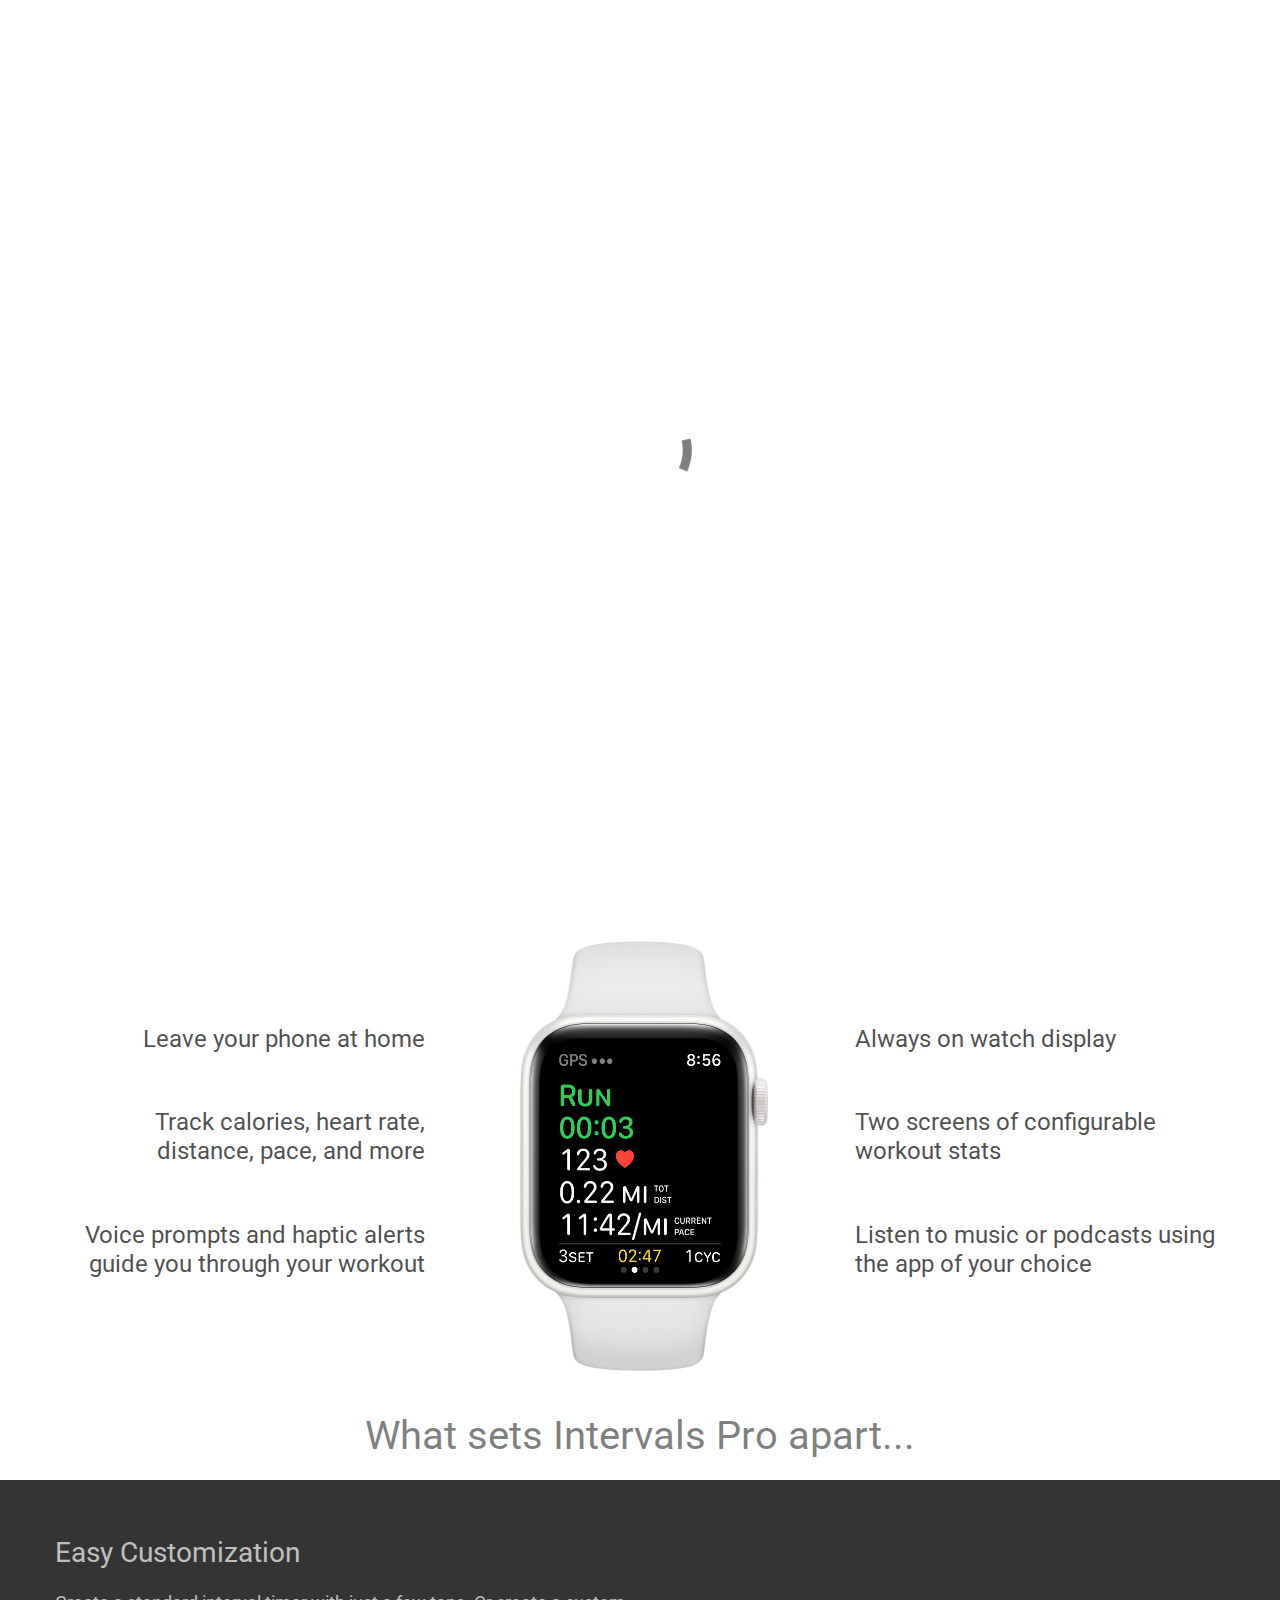
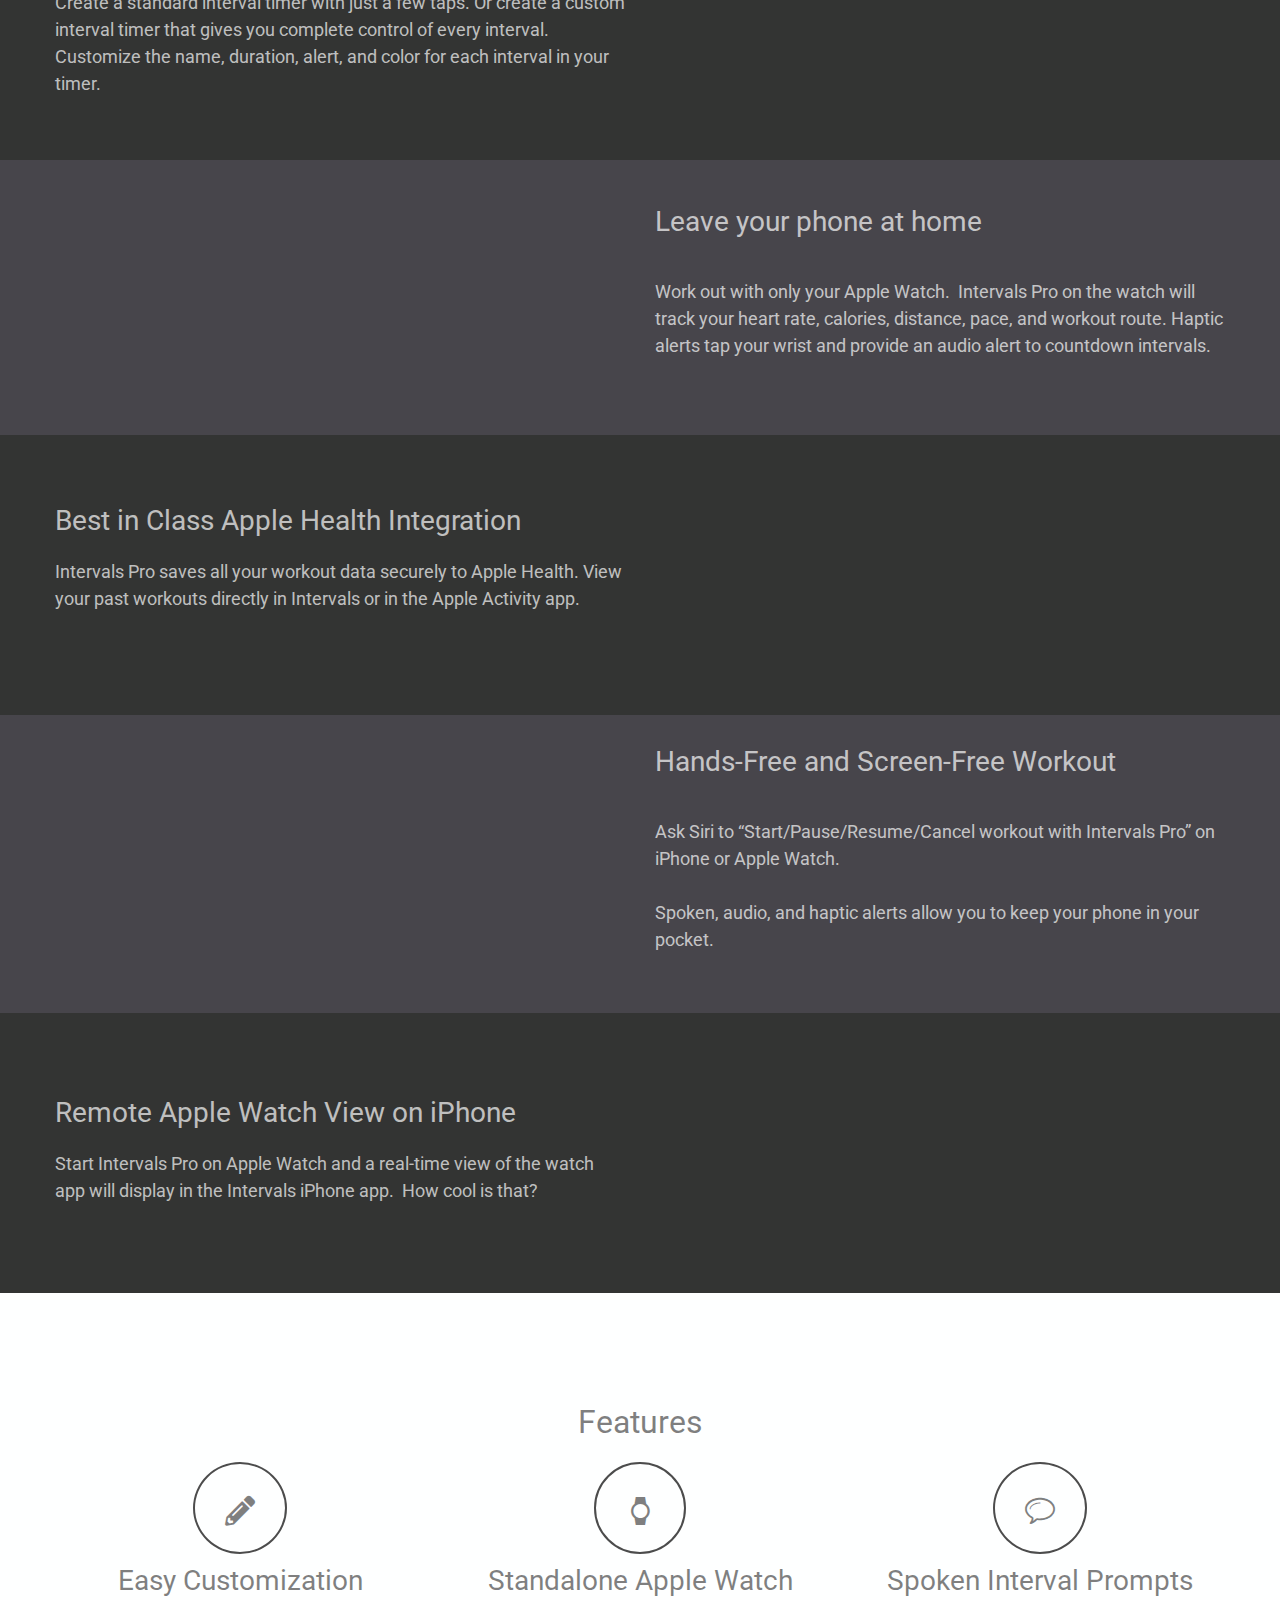
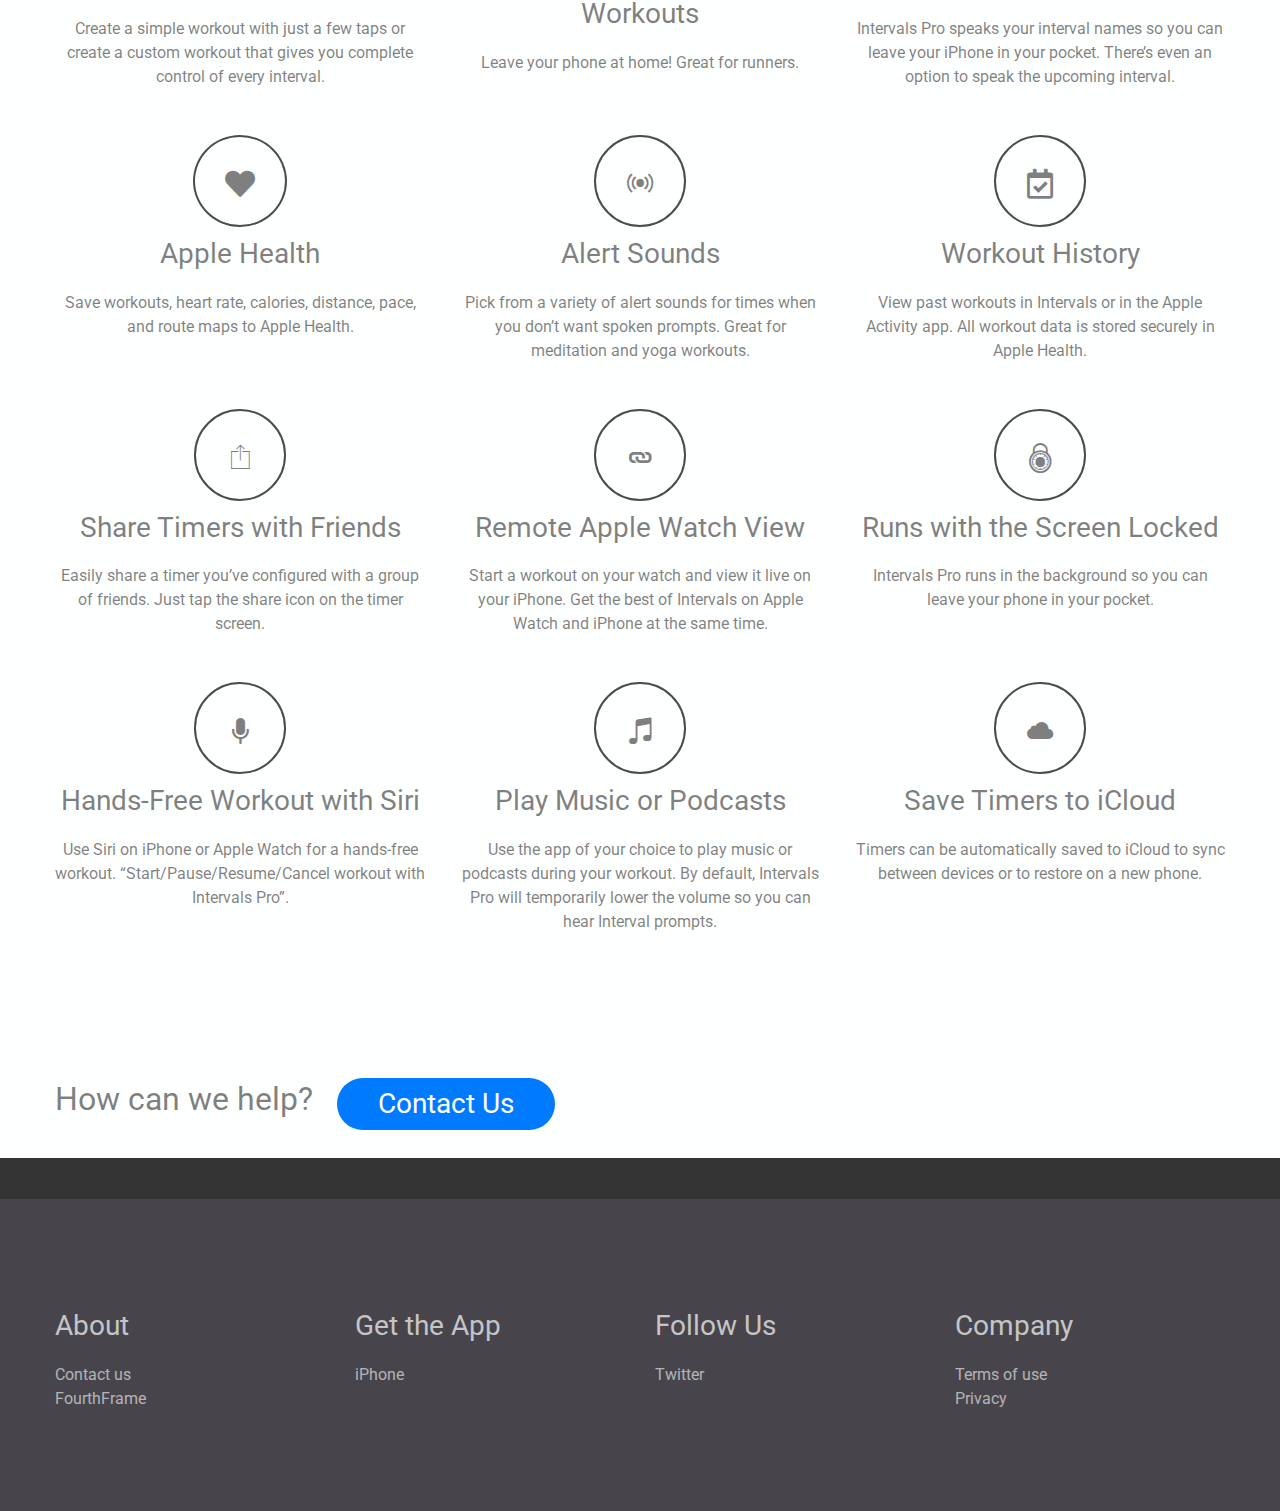
<file: index.html>
<!doctype html>
<html>
<head>
    <meta charset="utf-8">
    <meta name="keywords" content="interval timers,circuit timer,seconds pro,seconds,crossfit, run, exercise, fitness, insight, boxing, round, seconds, pro, HIIT, Tabata, galloway, circuit, yoga, interval running  ">
    <meta name="description" content="Interval Training at its best.  HIIT, Tabata, Interval Running, Circuit Training, Yoga, Meditation, Boxing and more.   Best of class Apple Health integration.">
    <meta name="viewport" content="width=device-width, initial-scale=1.0, viewport-fit=cover">
	<meta name="robots" content="index, follow">
    <link rel="shortcut icon" type="image/png" href="favicon.png?4878">
    
	<link rel="stylesheet" type="text/css" href="./css/bootstrap.min.css?453">
	<link rel="stylesheet" type="text/css" href="style.css?4572">
	<link rel="stylesheet" type="text/css" href="./css/animate.min.css?1982">
	<link rel="stylesheet" type="text/css" href="./css/all.min.css">
	<link rel="stylesheet" type="text/css" href="./css/ionicons.min.css">
	<link rel="stylesheet" type="text/css" href="./css/linecons.min.css">
	<link href='https://fonts.googleapis.com/css?family=Roboto&display=swap&subset=latin,latin-ext' rel='stylesheet' type='text/css'>
    <title>Intervals - iPhone and Apple Watch interval training at its best...</title>


    
<!-- Analytics -->
<!-- Global site tag (gtag.js) - Google Analytics -->
<script async src="https://www.googletagmanager.com/gtag/js?id=UA-110945723-1"></script>
<script>
  window.dataLayer = window.dataLayer || [];
  function gtag(){dataLayer.push(arguments);}
  gtag('js', new Date());

  gtag('config', 'UA-110945723-1');
</script>
<!-- Analytics END -->
    
</head>
<body>

<!-- Preloader -->
<div id="page-loading-blocs-notifaction" class="page-preloader"></div>
<!-- Preloader END -->


<!-- Main container -->
<div class="page-container">
    
<!-- bloc-0 -->
<div class="bloc sticky-nav bgc-white l-bloc" id="bloc-0">
	<div class="container">
		<nav class="navbar row navbar-light navbar-expand-md" role="navigation">
			<a class="navbar-brand object-hidden navbar-brand-0" href="index.html"><img src="img/FavIcon.png" alt="logo" width="50" height="50" />Intervals</a>
			<button id="nav-toggle" type="button" class="ui-navbar-toggler navbar-toggler border-0 p-0 mr-md-0" data-toggle="collapse" data-target=".navbar-1" aria-expanded="false" aria-label="Toggle navigation">
				<span class="navbar-toggler-icon"></span>
			</button>
			<div class="collapse navbar-collapse navbar-1">
				<ul class="site-navigation nav navbar-nav ml-auto">
					<li class="nav-item">
						<a class="nav-link" id="pl-1" onclick="scrollToTarget('1',this)" data-scroll-speed="1000" href="#">Intervals Pro</a>
					</li>
					<li class="nav-item">
						<a class="nav-link" id="pl-undefined" onclick="scrollToTarget('#features',this)" data-scroll-speed="1000" href="#">Features</a>
					</li>
					<li class="nav-item">
						<a class="nav-link" id="pl-undefined" onclick="scrollToTarget('#support',this)" data-scroll-speed="1000" href="#">Support</a>
					</li>
				</ul>
			</div>
		</nav>
	</div>
</div>
<!-- bloc-0 END -->

<!-- bloc-1 -->
<div class="bloc bgc-white none rightfeature l-bloc" id="bloc-1">
	<div class="container bloc-md">
		<div class="row voffset-clear-xs">
			<div class="col-md-6 col-sm-12">
				<h2 class="imac-bloc-text-vc mg-md text-center">
					Interval training at its best with <strong>Intervals Pro</strong><br>
				</h2>
				<h2 class="mg-md animated fadeIn text-center">
					HIIT, Tabata, Interval Running, Circuit Training, Yoga, Boxing, and more...
				</h2><a href="https://itunes.apple.com/app/id957586938#?platform=iphone" target="_blank"><img src="img/lazyload-ph.png" data-src="img/AppStoreDownload.png" class="img-fluid mx-auto d-block mg-lg lazyload " data-srcset="img/AppStoreDownload@2x.png 2x, img/placeholder-image.png x" alt="AppStoreDownload" /></a>
			</div>
			<div class="col-md-6 col-sm-12">
				<img src="img/lazyload-ph.png" data-src="img/IntervalsHeroImage.png" class="img-fluid mx-auto d-block lazyload" data-srcset="img/IntervalsHeroImage@2x.png 2x, img/IntervalsHeroImage@3x.png 3x" alt="HeroImage" />
			</div>
		</div>
	</div>
</div>
<!-- bloc-1 END -->

<!-- bloc-2 -->
<div class="bloc l-bloc" id="bloc-2">
	<div class="container bloc-sm bloc-no-padding-lg">
		<div class="row">
			<div class="col">
				<h1 class="mg-md text-lg-center text-md-center">
					Intervals Pro on Apple Watch<br>
				</h1>
			</div>
		</div>
	</div>
</div>
<!-- bloc-2 END -->

<!-- bloc-2 -->
<div class="bloc none l-bloc" id="bloc-2">
	<div class="container bloc-sm bloc-no-padding-lg">
		<div class="row voffset-clear-xs">
			<div class="col-md-6 col-lg-4 order-lg-0 order-md-1 align-self-center">
				<div class="row voffset">
					<div class="col-lg-12">
						<h4 class="text-center mg-sm text-lg-right tc-black">
							Leave your phone at home
						</h4>
						<p class="text-center text-lg-right">
							<br>
						</p>
					</div>
					<div class="col-lg-12">
						<h4 class="text-center mg-sm text-lg-right tc-black">
							Track calories, heart rate, distance, pace, and more
						</h4>
						<p class="text-center text-lg-right">
							<br>
						</p>
					</div>
					<div class="col-lg-12">
						<h4 class="text-center mg-sm text-lg-right tc-black">
							Voice prompts and haptic alerts &nbsp;guide you through your workout
						</h4>
						<p class="text-center text-lg-right">
							<br>
						</p>
					</div>
				</div>
			</div>
			<div class="col-lg-4 col-md-12 order-lg-0 order-md-0">
				<div class="mx-auto d-block blocsapp-device blocsapp-device-watch watch-white">
					<img src="img/lazyload-ph.png" data-src="img/Simulator%20Screen%20Shot%20-%20Apple%20Watch%20Series%205%20-%2044mm%20-%202021-12-23%20at%2020.56.57.png" class="img-fluid lazyload" alt="Simulator%20Screen%20Shot%20 %20Apple%20Watch%20Series%205%20-%2044mm%20-%202021-12-23%20at%2020.56.57" />
				</div>
			</div>
			<div class="col-md-6 col-lg-4 order-md-1 align-self-center">
				<div class="row voffset">
					<div class="col-lg-12">
						<h4 class="text-center text-lg-left mg-sm tc-black">
							Always on watch display
						</h4>
						<p class="text-center text-lg-left">
							<br>
						</p>
					</div>
					<div class="col-lg-12">
						<h4 class="text-center text-lg-left mg-sm tc-black">
							Two screens of configurable workout stats
						</h4>
						<p class="text-center text-lg-left">
							<br>
						</p>
					</div>
					<div class="col-lg-12">
						<h4 class="text-center text-lg-left mg-sm tc-black text-md-center">
							Listen to music or podcasts using the app of your choice<br>
						</h4>
						<p class="text-center text-lg-left">
							<br>
						</p>
					</div>
				</div>
			</div>
		</div>
	</div>
</div>
<!-- bloc-2 END -->

<!-- topfeatures -->
<div class="bloc bgc-white l-bloc" id="topfeatures">
	<div class="container">
		<div class="row">
			<div class="col-sm-12">
				<h1 class="mg-md text-center">
					What sets Intervals Pro apart...
				</h1>
			</div>
		</div>
	</div>
</div>
<!-- topfeatures END -->

<!-- bloc-3 -->
<div class="bloc bgc-olive-drab-7 d-bloc" id="bloc-3">
	<div class="container bloc-no-padding-lg">
		<div class="row">
			<div class="col-sm-12">
				<div class="row">
					<div class="col-md-6 col-sm-12 align-self-center">
						<h3 class="mg-md text-left">
							Easy Customization
						</h3>
						<p class="text-left bloc-3-p">
							Create a standard interval timer with just a few taps. Or create a custom interval timer that gives you complete control of every interval. Customize the name, duration, alert, and color for each interval in your timer.&nbsp;<br>
						</p>
					</div>
					<div class="col-md-6 col-sm-12">
						<img src="img/lazyload-ph.png" data-src="img/EditIntevalTimerClip.png" class="mx-auto d-block lazyload" width="280" alt="EditIntevalTimerClip" />
					</div>
				</div>
			</div>
		</div>
	</div>
</div>
<!-- bloc-3 END -->

<!-- bloc-4 -->
<div class="bloc bgc-outer-space d-bloc" id="bloc-4">
	<div class="container bloc-sm-sm">
		<div class="row">
			<div class="col-md-6 col-sm-12 offset-lg-0 col-lg-6">
				<img src="img/lazyload-ph.png" data-src="img/WatchCrunches.png" class="img-fluid mx-auto d-block img-style lazyload" alt="WatchCrunches" />
			</div>
			<div class="col-md-6 col-sm-12 align-self-center">
				<h3 class="mg-lg ">
					Leave your phone at home
				</h3>
				<p class="mg-lg bloc-4-p">
					Work out with only your Apple Watch. &nbsp;Intervals Pro on the watch will track your heart rate, calories, distance, pace, and workout route. Haptic alerts tap your wrist and provide an audio alert to countdown intervals.
				</p>
			</div>
		</div>
	</div>
</div>
<!-- bloc-4 END -->

<!-- bloc-5 -->
<div class="bloc bgc-olive-drab-7 d-bloc" id="bloc-5">
	<div class="container">
		<div class="row">
			<div class="col-sm-12">
				<div class="row">
					<div class="col-md-6 col-sm-12 align-self-center">
						<h3 class="mg-md">
							Best in Class Apple Health Integration
						</h3>
						<p class="bloc-5-p">
							Intervals Pro saves all your workout data securely to Apple Health. View your past workouts directly in Intervals or in the Apple Activity app.<br><br>
						</p>
					</div>
					<div class="col-md-6 col-sm-12">
						<img src="img/lazyload-ph.png" data-src="img/WorkoutDetailClip.png" class="mx-auto d-block lazyload" width="280" alt="WorkoutDetailClip" />
					</div>
				</div>
			</div>
		</div>
	</div>
</div>
<!-- bloc-5 END -->

<!-- bloc-6 -->
<div class="bloc bgc-outer-space d-bloc" id="bloc-6">
	<div class="container bloc-sm-sm">
		<div class="row">
			<div class="col-md-6 col-sm-12 align-self-center">
				<img src="img/lazyload-ph.png" data-src="img/Siri2.png" class="img-fluid mx-auto d-block lazyload" data-srcset="img/Siri2@2x.png 2x, img/Siri2@3x.png 3x" alt="Siri2" />
			</div>
			<div class="col-md-6 col-sm-12 align-self-center">
				<h3 class="mg-lg">
					Hands-Free and Screen-Free Workout
				</h3>
				<p class="mg-lg bloc-6-p">
					Ask Siri to “Start/Pause/Resume/Cancel workout with Intervals Pro” on iPhone or Apple Watch. <br> <br>Spoken, audio, and haptic alerts allow you to keep your phone in your pocket.
				</p>
			</div>
		</div>
	</div>
</div>
<!-- bloc-6 END -->

<!-- bloc-7 -->
<div class="bloc bgc-olive-drab-7 d-bloc" id="bloc-7">
	<div class="container">
		<div class="row">
			<div class="col-sm-12">
				<div class="row">
					<div class="col-md-6 col-sm-12 align-self-center">
						<h3 class="mg-md">
							Remote Apple Watch View on iPhone
						</h3>
						<p class="bloc-7-p">
							Start Intervals Pro on Apple Watch and a real-time view of the watch app will display in the Intervals iPhone app. &nbsp;How cool is that?&nbsp;<br>
						</p>
					</div>
					<div class="col-md-6 col-sm-12">
						<img src="img/lazyload-ph.png" data-src="img/RemoteWatchView.png" class="mx-auto d-block lazyload" width="280" alt="RemoteWatchView" />
					</div>
				</div>
			</div>
		</div>
	</div>
</div>
<!-- bloc-7 END -->

<!-- features -->
<div class="bloc bgc-white l-bloc" id="features">
	<div class="container bloc-lg">
		<div class="row">
			<div class="col-sm-12">
				<h2 class="text-center mg-md">
					Features
				</h2>
			</div>
		</div>
		<div class="row">
			<div class="col-md-4 col-sm-12">
				<div class="text-center">
					<span class="icon-round icon-md fas fa-pencil-alt"></span>
				</div>
				<h3 class="text-center mg-md">
					Easy Customization
				</h3>
				<p class="text-center">
					Create a simple workout with just a few taps or create a custom workout that gives you complete control of every interval.
				</p>
			</div>
			<div class="col-md-4 col-sm-12">
				<div class="text-center">
					<span class="ion ion-android-watch icon-round icon-md"></span>
				</div>
				<h3 class="text-center mg-md">
					Standalone Apple Watch Workouts
				</h3>
				<p class="text-center">
					Leave your phone at home! Great for runners.
				</p>
			</div>
			<div class="col-md-4 col-sm-12">
				<div class="text-center">
					<span class="li_bubble icon-round icon-md"></span>
				</div>
				<h3 class="text-center mg-md">
					Spoken Interval Prompts
				</h3>
				<p class="text-center">
					Intervals Pro speaks your interval names so you can leave your iPhone in your pocket. There&rsquo;s even an option to speak the upcoming interval.
				</p>
			</div>
		</div>
		<div class="row voffset">
			<div class="col-md-4 col-sm-12">
				<div class="text-center">
					<span class="fa fa-heart icon-round icon-md"></span>
				</div>
				<h3 class="text-center mg-md">
					Apple Health
				</h3>
				<p class="text-center">
					Save workouts, heart rate, calories, distance, pace, and route maps to Apple Health.
				</p>
			</div>
			<div class="col-md-4 col-sm-12">
				<div class="text-center">
					<span class="ion ion-radio-waves icon-round icon-md"></span>
				</div>
				<h3 class="text-center mg-md">
					Alert Sounds
				</h3>
				<p class="text-center">
					Pick from a variety of alert sounds for times when you don&rsquo;t want spoken prompts. Great for meditation and yoga workouts.
				</p>
			</div>
			<div class="col-md-4 col-sm-12">
				<div class="text-center">
					<span class="icon-round icon-md far fa-calendar-check"></span>
				</div>
				<h3 class="text-center mg-md">
					Workout History
				</h3>
				<p class="text-center">
					View past workouts in Intervals or in the Apple Activity app. All workout data is stored securely in Apple Health.
				</p>
			</div>
		</div>
		<div class="row voffset">
			<div class="col-md-4 col-sm-12">
				<div class="text-center">
					<span class="ion ion-ios-upload-outline icon-round icon-md"></span>
				</div>
				<h3 class="text-center mg-md">
					Share Timers with Friends
				</h3>
				<p class="text-center">
					Easily share a timer you&rsquo;ve configured with a group of friends. Just tap the share icon on the timer screen.
				</p>
			</div>
			<div class="col-md-4 col-sm-12">
				<div class="text-center">
					<span class="ion ion-link icon-round icon-md"></span>
				</div>
				<h3 class="text-center mg-md">
					Remote Apple Watch View
				</h3>
				<p class="text-center">
					Start a workout on your watch and view it live on your iPhone. Get the best of Intervals on Apple Watch and iPhone at the same time.
				</p>
			</div>
			<div class="col-md-4 col-sm-12">
				<div class="text-center">
					<span class="ion ion-lock-combination icon-round icon-md"></span>
				</div>
				<h3 class="text-center mg-md">
					Runs with the Screen Locked
				</h3>
				<p class="text-center">
					Intervals Pro runs in the background so you can leave your phone in your pocket.
				</p>
			</div>
		</div>
		<div class="row voffset">
			<div class="col-md-4 col-sm-12">
				<div class="text-center">
					<span class="ion ion-mic-a icon-round icon-md"></span>
				</div>
				<h3 class="text-center mg-md">
					Hands-Free Workout with Siri
				</h3>
				<p class="text-center">
					Use Siri on iPhone or Apple Watch for a hands-free workout. “Start/Pause/Resume/Cancel workout with Intervals Pro”.
				</p>
			</div>
			<div class="col-md-4 col-sm-12">
				<div class="text-center">
					<span class="ion ion-music-note icon-round icon-md"></span>
				</div>
				<h3 class="text-center mg-md">
					Play Music or Podcasts
				</h3>
				<p class="text-center">
					Use the app of your choice to play music or podcasts during your workout. By default, Intervals Pro will temporarily lower the volume so you can hear Interval prompts.
				</p>
			</div>
			<div class="col-md-4 col-sm-12">
				<div class="text-center">
					<span class="ion ion-cloud icon-round icon-md"></span>
				</div>
				<h3 class="text-center mg-md">
					Save Timers to iCloud
				</h3>
				<p class="text-center">
					Timers can be automatically saved to iCloud to sync between devices or to restore on a new phone.
				</p>
			</div>
		</div>
	</div>
</div>
<!-- features END -->

<!-- support -->
<div class="bloc bgc-white l-bloc" id="support">
	<div class="container bloc-sm">
		<div class="row align-items-center no-gutters">
			<h2 class="mg-md text-center text-lg-left">
				How can we help? &nbsp;&nbsp;
			</h2>
			<div class="text-center">
				<a href="mailto:support@fourthframe.com?subject=Intervals App" class="btn btn-azure btn-xl btn-rd btn-padding">Contact Us</a>
			</div>
		</div>
	</div>
</div>
<!-- support END -->

<!-- bloc-10 -->
<div class="bloc bgc-olive-drab-7 d-bloc" id="bloc-10">
	<div class="container bloc-sm">
		<div class="row">
			<div class="col-sm-12">
				<a href="https://itunes.apple.com/app/id957586938#?platform=iphone" target="_blank"><img src="img/lazyload-ph.png" data-src="img/AppStoreDownload.png" class="img-fluid mx-auto d-block lazyload" data-srcset="img/AppStoreDownload@2x.png 2x, img/AppStoreDownload@3x.png 3x" alt="AppStoreDownload" /></a>
			</div>
		</div>
	</div>
</div>
<!-- bloc-10 END -->

<!-- ScrollToTop Button -->
<a class="bloc-button btn btn-d scrollToTop" onclick="scrollToTarget('1',this)"><svg xmlns="http://www.w3.org/2000/svg" width="22" height="22" viewBox="0 0 32 32"><path class="scroll-to-top-btn-icon" d="M30,22.656l-14-13-14,13"/></svg></a>
<!-- ScrollToTop Button END-->


<!-- bloc-15 -->
<div class="bloc bgc-outer-space d-bloc" id="bloc-15">
	<div class="container bloc-lg">
		<div class="row">
			<div class="col-md-3 col-sm-12">
				<h3 class="mg-md bloc-mob-center-text">
					About
				</h3><a href="mailto:support@fourthframe.com?subject=Intervals App" class="a-btn a-block bloc-mob-center-text">Contact us</a><a href="http://www.fourthframe.com" class="a-btn a-block bloc-mob-center-text" target="_blank">FourthFrame</a>
			</div>
			<div class="col-md-3 col-sm-12">
				<h3 class="mg-md bloc-mob-center-text">
					Get the App
				</h3><a href="index.html" class="a-btn a-block bloc-mob-center-text">iPhone</a>
			</div>
			<div class="col-md-3 col-sm-12">
				<h3 class="mg-md bloc-mob-center-text">
					Follow Us
				</h3><a href="https://twitter.com/IntervalsPro" class="a-btn a-block bloc-mob-center-text" target="_blank">Twitter</a><a href="index.html" class="a-btn a-block bloc-mob-center-text object-hidden">Facebook</a>
			</div>
			<div class="col-md-3 col-sm-12">
				<h3 class="mg-md bloc-mob-center-text">
					Company
				</h3><a href="privacy-policy.html" class="a-btn a-block bloc-mob-center-text">Terms of use</a><a href="privacy-policy.html" class="a-btn a-block bloc-mob-center-text">Privacy</a>
			</div>
		</div>
	</div>
</div>
<!-- bloc-15 END -->

</div>
<!-- Main container END -->
    


<!-- Additional JS -->
<script src="./js/jquery.min.js?1217"></script>
<script src="./js/bootstrap.bundle.min.js?1305"></script>
<script src="./js/blocs.min.js?5314"></script>
<script src="./js/lazysizes.min.js" defer></script><!-- Additional JS END -->


</body>
</html>
</file>
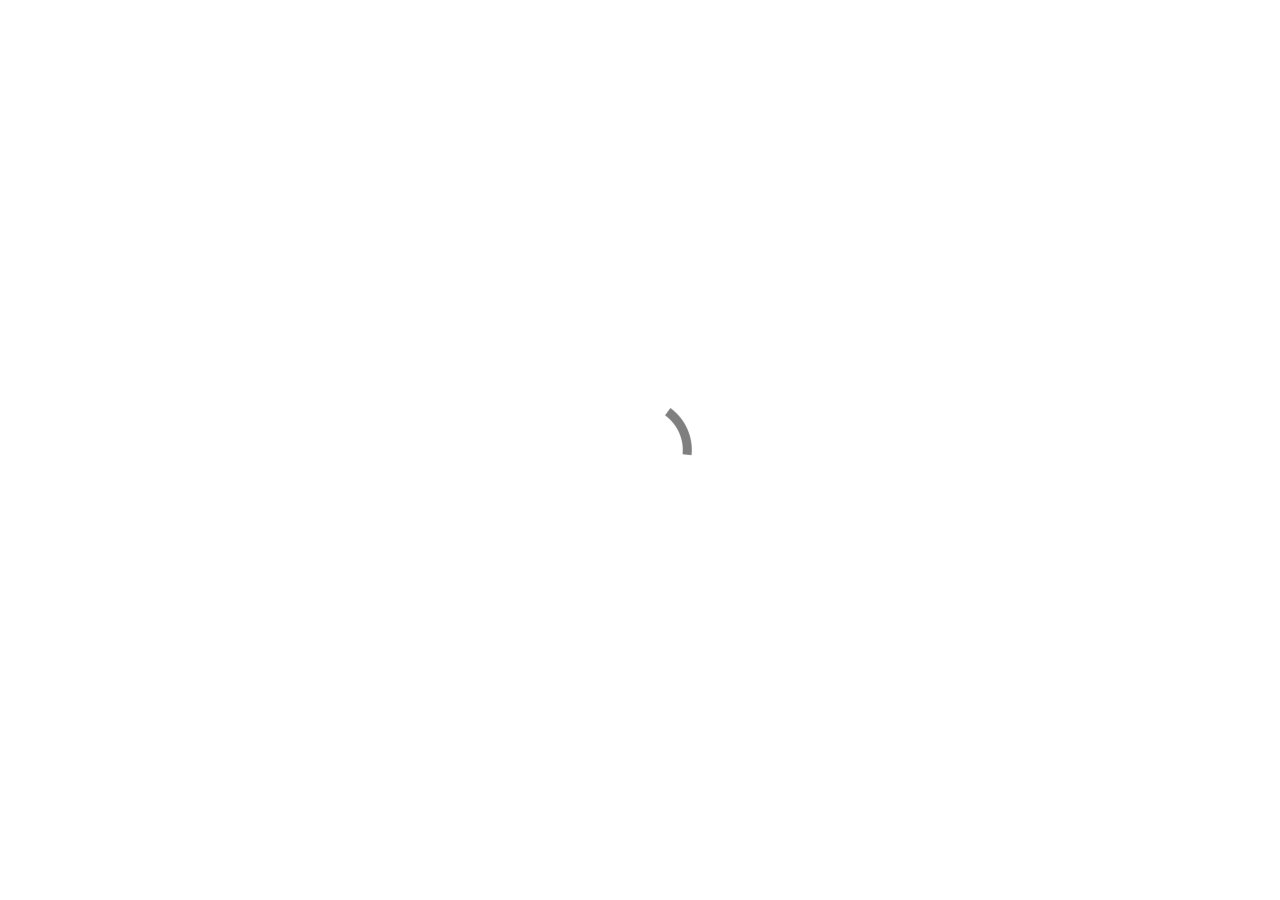
<file: help.html>
<!doctype html>
<html>
<head>
    <meta charset="utf-8">
    <meta name="keywords" content="">
    <meta name="description" content="">
    <meta name="viewport" content="width=device-width, initial-scale=1.0, viewport-fit=cover">
	<meta name="robots" content="index, follow">
    <link rel="shortcut icon" type="image/png" href="favicon.png?4878?1028?908">
    
	<link rel="stylesheet" type="text/css" href="./css/bootstrap.min.css?2929">
	<link rel="stylesheet" type="text/css" href="style.css?975">
	<link rel="stylesheet" type="text/css" href="./css/animate.min.css?4125">
	<link rel="stylesheet" type="text/css" href="./css/all.min.css">
	<link rel="stylesheet" type="text/css" href="./css/ionicons.min.css">
	<link rel="stylesheet" type="text/css" href="./css/linecons.min.css">
	<link href='https://fonts.googleapis.com/css?family=Roboto&display=swap&subset=latin,latin-ext' rel='stylesheet' type='text/css'>
    <title>Help</title>


    
<!-- Analytics -->
<!-- Global site tag (gtag.js) - Google Analytics -->
<script async src="https://www.googletagmanager.com/gtag/js?id=UA-110945723-1"></script>
<script>
  window.dataLayer = window.dataLayer || [];
  function gtag(){dataLayer.push(arguments);}
  gtag('js', new Date());

  gtag('config', 'UA-110945723-1');
</script>
<!-- Analytics END -->
    
</head>
<body>

<!-- Preloader -->
<div id="page-loading-blocs-notifaction" class="page-preloader"></div>
<!-- Preloader END -->


<!-- Main container -->
<div class="page-container">
    
<!-- bloc-0 -->
<div class="bloc sticky-nav bgc-white l-bloc" id="bloc-0">
	<div class="container">
		<nav class="navbar row navbar-light navbar-expand-md" role="navigation">
			<a class="navbar-brand object-hidden navbar-brand-0" href="index.html"><img src="img/FavIcon.png" alt="logo" width="50" height="50" />Intervals</a>
			<button id="nav-toggle" type="button" class="ui-navbar-toggler navbar-toggler border-0 p-0 mr-md-0" data-toggle="collapse" data-target=".navbar-1" aria-expanded="false" aria-label="Toggle navigation">
				<span class="navbar-toggler-icon"></span>
			</button>
			<div class="collapse navbar-collapse navbar-1">
				<ul class="site-navigation nav navbar-nav ml-auto">
					<li class="nav-item">
						<a class="nav-link" id="pl-1" onclick="scrollToTarget('1',this)" data-scroll-speed="1000" href="#">Intervals Pro</a>
					</li>
					<li class="nav-item">
						<a class="nav-link" id="pl-undefined" onclick="scrollToTarget('#features',this)" data-scroll-speed="1000" href="#">Features</a>
					</li>
					<li class="nav-item">
						<a class="nav-link" id="pl-undefined" onclick="scrollToTarget('#support',this)" data-scroll-speed="1000" href="#">Support</a>
					</li>
				</ul>
			</div>
		</nav>
	</div>
</div>
<!-- bloc-0 END -->

<!-- bloc-14 -->
<div class="bloc bgc-white l-bloc" id="bloc-14">
	<div class="container bloc-lg">
		<div class="row">
			<div class="col-sm-12">
				<h3 class="mg-md">
					Heading content
				</h3><a href="#" class="btn btn-d btn-sq btn-lg help-question" data-toggle-visibility="answer1">How do I do something?</a>
				<p id="answer1">
					Lorem ipsum dolor sit amet, consectetuer adipiscing elit. Aenean commodo ligula eget dolor. Aenean massa. Cum sociis natoque penatibus et magnis dis parturient montes, nascetur ridiculus mus. Donec quam felis, ultricies nec, pellentesque eu, pretium quis, sem. Nulla consequat massa quis enim.
				</p>
			</div>
		</div>
	</div>
</div>
<!-- bloc-14 END -->

<!-- ScrollToTop Button -->
<a class="bloc-button btn btn-d scrollToTop" onclick="scrollToTarget('1',this)"><svg xmlns="http://www.w3.org/2000/svg" width="22" height="22" viewBox="0 0 32 32"><path class="scroll-to-top-btn-icon" d="M30,22.656l-14-13-14,13"/></svg></a>
<!-- ScrollToTop Button END-->


<!-- bloc-15 -->
<div class="bloc bgc-outer-space d-bloc" id="bloc-15">
	<div class="container bloc-lg">
		<div class="row">
			<div class="col-md-3 col-sm-12">
				<h3 class="mg-md bloc-mob-center-text">
					About
				</h3><a href="mailto:support@fourthframe.com?subject=Intervals App" class="a-btn a-block bloc-mob-center-text">Contact us</a><a href="http://www.fourthframe.com" class="a-btn a-block bloc-mob-center-text" target="_blank">FourthFrame</a>
			</div>
			<div class="col-md-3 col-sm-12">
				<h3 class="mg-md bloc-mob-center-text">
					Get the App
				</h3><a href="index.html" class="a-btn a-block bloc-mob-center-text">iPhone</a>
			</div>
			<div class="col-md-3 col-sm-12">
				<h3 class="mg-md bloc-mob-center-text">
					Follow Us
				</h3><a href="https://twitter.com/IntervalsPro" class="a-btn a-block bloc-mob-center-text" target="_blank">Twitter</a><a href="index.html" class="a-btn a-block bloc-mob-center-text object-hidden">Facebook</a>
			</div>
			<div class="col-md-3 col-sm-12">
				<h3 class="mg-md bloc-mob-center-text">
					Company
				</h3><a href="privacy-policy.html" class="a-btn a-block bloc-mob-center-text">Terms of use</a><a href="privacy-policy.html" class="a-btn a-block bloc-mob-center-text">Privacy</a>
			</div>
		</div>
	</div>
</div>
<!-- bloc-15 END -->

</div>
<!-- Main container END -->
    


<!-- Additional JS -->
<script src="./js/jquery.min.js?1217"></script>
<script src="./js/bootstrap.bundle.min.js?1305"></script>
<script src="./js/blocs.min.js?5314"></script>
<script src="./js/lazysizes.min.js" defer></script><!-- Additional JS END -->


</body>
</html>
</file>
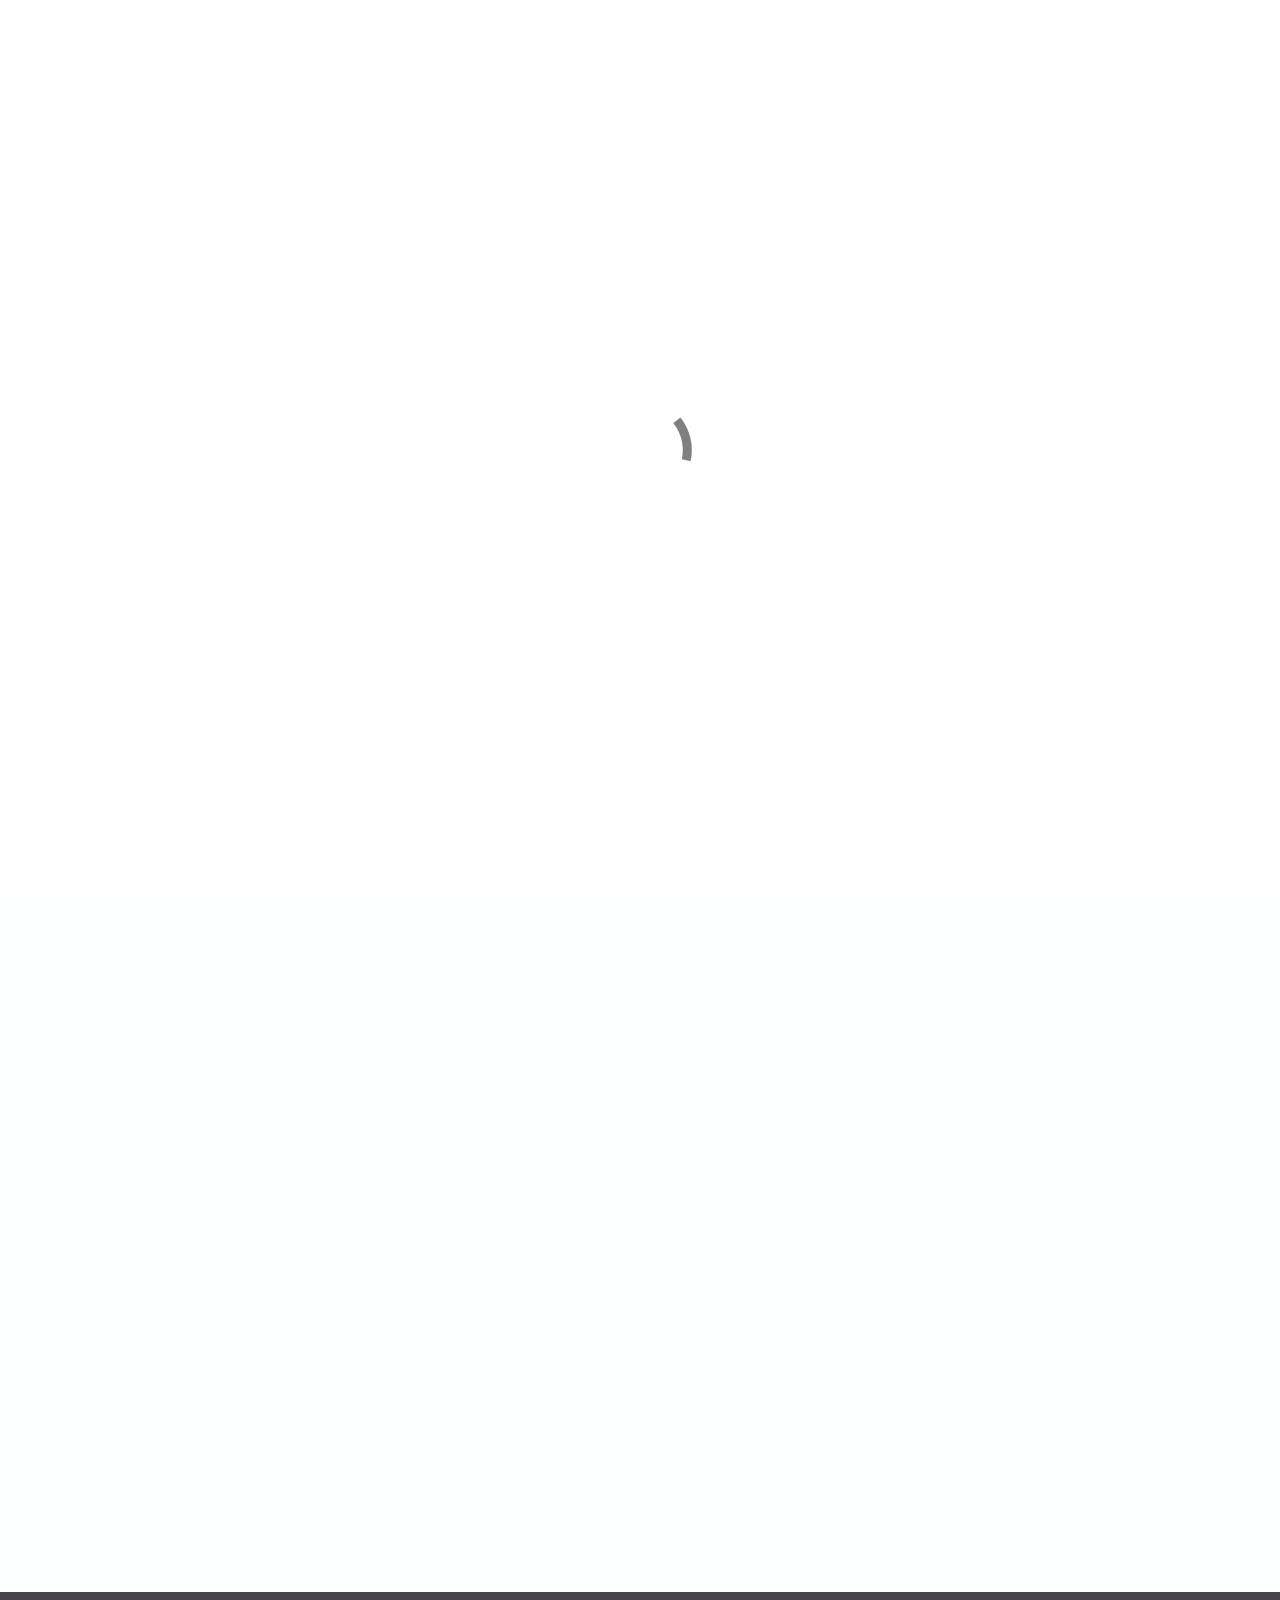
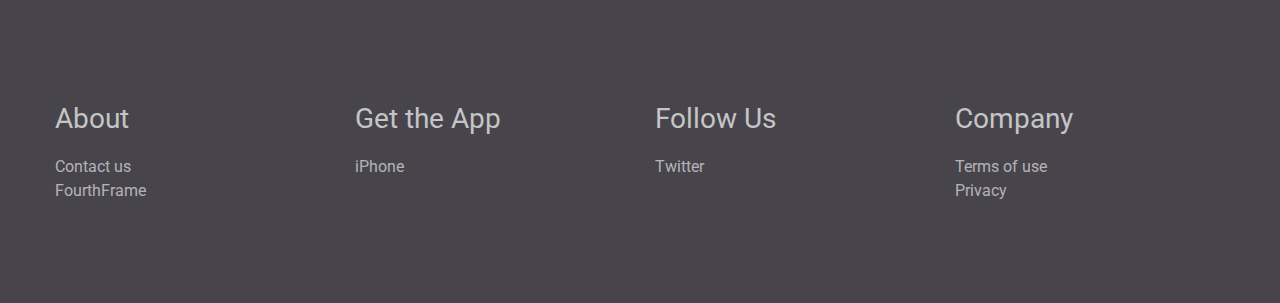
<file: privacy-policy.html>
<!doctype html>
<html>
<head>
    <meta charset="utf-8">
    <meta name="keywords" content="">
    <meta name="description" content="">
    <meta name="viewport" content="width=device-width, initial-scale=1.0, viewport-fit=cover">
	<meta name="robots" content="index, follow">
    <link rel="shortcut icon" type="image/png" href="favicon.png?4878?1028">
    
	<link rel="stylesheet" type="text/css" href="./css/bootstrap.min.css?7733">
	<link rel="stylesheet" type="text/css" href="style.css?158">
	<link rel="stylesheet" type="text/css" href="./css/animate.min.css?3859">
	<link rel="stylesheet" type="text/css" href="./css/all.min.css">
	<link rel="stylesheet" type="text/css" href="./css/ionicons.min.css">
	<link rel="stylesheet" type="text/css" href="./css/linecons.min.css">
	<link href='https://fonts.googleapis.com/css?family=Roboto&display=swap&subset=latin,latin-ext' rel='stylesheet' type='text/css'>
    <title>privacy-policy</title>


    
<!-- Analytics -->
<!-- Global site tag (gtag.js) - Google Analytics -->
<script async src="https://www.googletagmanager.com/gtag/js?id=UA-110945723-1"></script>
<script>
  window.dataLayer = window.dataLayer || [];
  function gtag(){dataLayer.push(arguments);}
  gtag('js', new Date());

  gtag('config', 'UA-110945723-1');
</script>
<!-- Analytics END -->
    
</head>
<body>

<!-- Preloader -->
<div id="page-loading-blocs-notifaction" class="page-preloader"></div>
<!-- Preloader END -->


<!-- Main container -->
<div class="page-container">
    
<!-- bloc-0 -->
<div class="bloc sticky-nav bgc-white l-bloc" id="bloc-0">
	<div class="container">
		<nav class="navbar row navbar-light navbar-expand-md" role="navigation">
			<a class="navbar-brand object-hidden navbar-brand-0" href="index.html"><img src="img/FavIcon.png" alt="logo" width="50" height="50" />Intervals</a>
			<button id="nav-toggle" type="button" class="ui-navbar-toggler navbar-toggler border-0 p-0 mr-md-0" data-toggle="collapse" data-target=".navbar-1" aria-expanded="false" aria-label="Toggle navigation">
				<span class="navbar-toggler-icon"></span>
			</button>
			<div class="collapse navbar-collapse navbar-1">
				<ul class="site-navigation nav navbar-nav ml-auto">
					<li class="nav-item">
						<a class="nav-link" id="pl-1" onclick="scrollToTarget('1',this)" data-scroll-speed="1000" href="#">Intervals Pro</a>
					</li>
					<li class="nav-item">
						<a class="nav-link" id="pl-undefined" onclick="scrollToTarget('#features',this)" data-scroll-speed="1000" href="#">Features</a>
					</li>
					<li class="nav-item">
						<a class="nav-link" id="pl-undefined" onclick="scrollToTarget('#support',this)" data-scroll-speed="1000" href="#">Support</a>
					</li>
				</ul>
			</div>
		</nav>
	</div>
</div>
<!-- bloc-0 END -->

<!-- Bloc Group -->

<!-- Bloc Group -->
<div class="bloc-group">

<!-- bloc-11 -->
<div class="bloc bgc-white bloc-tile-2 l-bloc" id="bloc-11">
	<div class="container bloc-md">
		<div class="row">
			<div class="col-sm-12">
				<h3 class="mg-md">
					Copyrights
				</h3>
				<p>
					All information on this site and Intervals Pro are Copyright (C) 2021 Intervals LLC. Apple, the Apple logo, iPhone, iPod Touch, and iTunes are trademarks of Apple Inc., registered in the U.S. and other countries. iPad is a trademark of Apple Inc. App Store is a service mark of Apple Inc.&nbsp;<br>
				</p>
			</div>
		</div>
	</div>
</div>
<!-- bloc-11 END -->

<!-- bloc-12 -->
<div class="bloc bgc-white bloc-tile-2 l-bloc" id="bloc-12">
	<div class="container bloc-md">
		<div class="row">
			<div class="col-sm-12">
				<h3 class="mg-md">
					Terms of Use and Information Privacy<br>
				</h3>
				<p>
					Intervals LLC does not collect personally identifiable information from this website. The site provides information on Intervals LLC, our products and services. The information is provided As Is and your usage of this site and information is At Your Own Risk.<br> <br>We also do not collect personally identifiable information from our Apps, which are also provided As Is and usage of which is At Your Own Risk.<br><br>Intervals Pro requests the user's permission to read and write data from Apple Health. Apple Health data types include Active Energy, Cardio Fitness, Cycling Distance, Heart Rate, Mindful Minutes, Steps, Walking + Running Distance, Weight, Wheelchair Distance, Workout Routes, and Workouts. Access to Apple Health data is soley for the user's benefit and some data may be stored locally by the app on the user's device. The user's Apple Health data is not accessible by the app developer, Intervals LLC.<br> <br>If you send comments to us via email, including initiating an email from the app or website, we will have access to your return email address. Intervals will not provide that information to any third party and will only use it to support your usage of our products and services.<br>
				</p>
			</div>
		</div>
	</div>
</div>
<!-- bloc-12 END -->
</div>
<!-- Bloc Group END -->

<!-- bloc-13 -->
<div class="bloc bgc-white bloc-fill-screen l-bloc" id="bloc-13">
	<div class="container">
		<div class="row">
			<div class="col-sm-12">
			</div>
		</div>
	</div>
</div>
<!-- bloc-13 END -->

<!-- ScrollToTop Button -->
<a class="bloc-button btn btn-d scrollToTop" onclick="scrollToTarget('1',this)"><svg xmlns="http://www.w3.org/2000/svg" width="22" height="22" viewBox="0 0 32 32"><path class="scroll-to-top-btn-icon" d="M30,22.656l-14-13-14,13"/></svg></a>
<!-- ScrollToTop Button END-->


<!-- bloc-15 -->
<div class="bloc bgc-outer-space d-bloc" id="bloc-15">
	<div class="container bloc-lg">
		<div class="row">
			<div class="col-md-3 col-sm-12">
				<h3 class="mg-md bloc-mob-center-text">
					About
				</h3><a href="mailto:support@fourthframe.com?subject=Intervals App" class="a-btn a-block bloc-mob-center-text">Contact us</a><a href="http://www.fourthframe.com" class="a-btn a-block bloc-mob-center-text" target="_blank">FourthFrame</a>
			</div>
			<div class="col-md-3 col-sm-12">
				<h3 class="mg-md bloc-mob-center-text">
					Get the App
				</h3><a href="index.html" class="a-btn a-block bloc-mob-center-text">iPhone</a>
			</div>
			<div class="col-md-3 col-sm-12">
				<h3 class="mg-md bloc-mob-center-text">
					Follow Us
				</h3><a href="https://twitter.com/IntervalsPro" class="a-btn a-block bloc-mob-center-text" target="_blank">Twitter</a><a href="index.html" class="a-btn a-block bloc-mob-center-text object-hidden">Facebook</a>
			</div>
			<div class="col-md-3 col-sm-12">
				<h3 class="mg-md bloc-mob-center-text">
					Company
				</h3><a href="privacy-policy.html" class="a-btn a-block bloc-mob-center-text">Terms of use</a><a href="privacy-policy.html" class="a-btn a-block bloc-mob-center-text">Privacy</a>
			</div>
		</div>
	</div>
</div>
<!-- bloc-15 END -->

</div>
<!-- Main container END -->
    


<!-- Additional JS -->
<script src="./js/jquery.min.js?1217"></script>
<script src="./js/bootstrap.bundle.min.js?1305"></script>
<script src="./js/blocs.min.js?5314"></script>
<script src="./js/lazysizes.min.js" defer></script><!-- Additional JS END -->


</body>
</html>
</file>
<file: style.css>
/*-----------------------------------------------------------------------------------
	IntervalsSite
	About: A shiny new Blocs website.
	Author: Jeff Bailey
	Version: 1.0
	Built with Blocs
-----------------------------------------------------------------------------------*/
body{
	margin:0;
	padding:0;
    background:#FFFFFF;
    overflow-x:hidden;
    -webkit-font-smoothing: antialiased;
    -moz-osx-font-smoothing: grayscale;
}
.page-container{overflow: hidden;} /* Prevents unwanted scroll space when scroll FX used. */
a,button{transition: background .3s ease-in-out;outline: none!important;} /* Prevent blue selection glow on Chrome and Safari */
a:hover{text-decoration: none; cursor:pointer;}


/* Preloader */

.page-preloader{position: fixed;top: 0;bottom: 0;width: 100%;z-index:100000;background:#FFFFFF url("img/pageload-spinner.gif") no-repeat center center;animation-name: preloader-fade;animation-delay: 2s;animation-duration: 0.5s;animation-fill-mode: both;}
.preloader-complete{animation-delay:0.1s;}
@keyframes preloader-fade {0% {opacity: 1;visibility: visible;}100% {opacity: 0;visibility: hidden;}}

/* = Blocs
-------------------------------------------------------------- */

.bloc{
	width:100%;
	clear:both;
	background: 50% 50% no-repeat;
	padding:0 20px;
	-webkit-background-size: cover;
	-moz-background-size: cover;
	-o-background-size: cover;
	background-size: cover;
	position:relative;
	display:flex;
}
.bloc .container{
	padding-left:0;
	padding-right:0;
}


/* Sizes */

.bloc-lg{
	padding:100px 20px;
}
.bloc-md{
	padding:50px 20px;
}
.bloc-sm{
	padding:20px;
}

/* = Full Screen Blocs 
-------------------------------------------------------------- */

.bloc-fill-screen{
	min-height:100vh;
	display: flex;
	flex-direction: column;
	padding-top:20px;
	padding-bottom:20px;
}
.bloc-fill-screen > .container{
	align-self: flex-middle;
	flex-grow: 1;
	display: flex;
	flex-wrap: wrap;
}
.bloc-fill-screen > .container > .row{
	flex-grow: 1;
	align-self: center;
	width:100%;
}
.bloc-fill-screen .fill-bloc-top-edge, .bloc-fill-screen .fill-bloc-bottom-edge{
	flex-grow: 0;
}
.bloc-fill-screen .fill-bloc-top-edge{
	align-self: flex-start;
}
.bloc-fill-screen .fill-bloc-bottom-edge{
	align-self: flex-end;
}


/* Group Styles */

.bloc-group{
	display:flex;
}
.bloc-tile-2{
	width:50%;
}
.bloc-tile-3{
	width:33.33333333%;
}
.bloc-tile-4{
	width:25%;
}
.bloc-tile-2 .container, .bloc-tile-3 .container, .bloc-tile-4 .container{
	width:100%;
}


/* Dark theme */

.d-bloc{
	color:rgba(255,255,255,.7);
}
.d-bloc button:hover{
	color:rgba(255,255,255,.9);
}
.d-bloc .icon-round,.d-bloc .icon-square,.d-bloc .icon-rounded,.d-bloc .icon-semi-rounded-a,.d-bloc .icon-semi-rounded-b{
	border-color:rgba(255,255,255,.9);
}
.d-bloc .divider-h span{
	border-color:rgba(255,255,255,.2);
}
.d-bloc .a-btn,.d-bloc .navbar a, .d-bloc a .icon-sm, .d-bloc a .icon-md, .d-bloc a .icon-lg, .d-bloc a .icon-xl, .d-bloc h1 a, .d-bloc h2 a, .d-bloc h3 a, .d-bloc h4 a, .d-bloc h5 a, .d-bloc h6 a, .d-bloc p a{
	color:rgba(255,255,255,.6);
}
.d-bloc .a-btn:hover,.d-bloc .navbar a:hover,.d-bloc a:hover .icon-sm, .d-bloc a:hover .icon-md, .d-bloc a:hover .icon-lg, .d-bloc a:hover .icon-xl, .d-bloc h1 a:hover, .d-bloc h2 a:hover, .d-bloc h3 a:hover, .d-bloc h4 a:hover, .d-bloc h5 a:hover, .d-bloc h6 a:hover, .d-bloc p a:hover{
	color:rgba(255,255,255,1);
}
.d-bloc .navbar-toggle .icon-bar{
	background:rgba(255,255,255,1);
}
.d-bloc .btn-wire,.d-bloc .btn-wire:hover{
	color:rgba(255,255,255,1);
	border-color:rgba(255,255,255,1);
}
.d-bloc .card{
	color:rgba(0,0,0,.5);
}
.d-bloc .card button:hover{
	color:rgba(0,0,0,.7);
}
.d-bloc .card icon{
	border-color:rgba(0,0,0,.7);
}
.d-bloc .card .divider-h span{
	border-color:rgba(0,0,0,.1);
}
.d-bloc .card .a-btn{
	color:rgba(0,0,0,.6);
}
.d-bloc .card .a-btn:hover{
	color:rgba(0,0,0,1);
}
.d-bloc .card .btn-wire, .d-bloc .card .btn-wire:hover{
	color:rgba(0,0,0,.7);
	border-color:rgba(0,0,0,.3);
}


/* Light theme */

.d-bloc .card,.l-bloc{
	color:rgba(0,0,0,.5);
}
.d-bloc .card button:hover,.l-bloc button:hover{
	color:rgba(0,0,0,.7);
}
.l-bloc .icon-round,.l-bloc .icon-square,.l-bloc .icon-rounded,.l-bloc .icon-semi-rounded-a,.l-bloc .icon-semi-rounded-b{
	border-color:rgba(0,0,0,.7);
}
.d-bloc .card .divider-h span,.l-bloc .divider-h span{
	border-color:rgba(0,0,0,.1);
}
.d-bloc .card .a-btn,.l-bloc .a-btn,.l-bloc .navbar a,.l-bloc a .icon-sm, .l-bloc a .icon-md, .l-bloc a .icon-lg, .l-bloc a .icon-xl, .l-bloc h1 a, .l-bloc h2 a, .l-bloc h3 a, .l-bloc h4 a, .l-bloc h5 a, .l-bloc h6 a, .l-bloc p a{
	color:rgba(0,0,0,.6);
}
.d-bloc .card .a-btn:hover,.l-bloc .a-btn:hover,.l-bloc .navbar a:hover, .l-bloc a:hover .icon-sm, .l-bloc a:hover .icon-md, .l-bloc a:hover .icon-lg, .l-bloc a:hover .icon-xl, .l-bloc h1 a:hover, .l-bloc h2 a:hover, .l-bloc h3 a:hover, .l-bloc h4 a:hover, .l-bloc h5 a:hover, .l-bloc h6 a:hover, .l-bloc p a:hover{
	color:rgba(0,0,0,1);
}
.l-bloc .navbar-toggle .icon-bar{
	color:rgba(0,0,0,.6);
}
.d-bloc .card .btn-wire,.d-bloc .card .btn-wire:hover,.l-bloc .btn-wire,.l-bloc .btn-wire:hover{
	color:rgba(0,0,0,.7);
	border-color:rgba(0,0,0,.3);
}

/* Row Margin Offsets */

.voffset{
	margin-top:30px;
}


/* = NavBar
-------------------------------------------------------------- */

/* = Sticky Nav
-------------------------------------------------------------- */

.sticky-nav.sticky{
	position:fixed;
	top:0;
	z-index:1000;
	box-shadow:0 1px 2px rgba(0,0,0,.3);
	 transition: all .2s ease-out;
}
/* Handle Multi Level Navigation */
.dropdown-menu .dropdown-menu{
	border:none}
@media (min-width:576px){
	
.navbar-expand-sm .dropdown-menu .dropdown-menu{
	border:1px solid rgba(0,0,0,.15);
	position:absolute;
	left:100%;
	top:-7px}.navbar-expand-sm .dropdown-menu .submenu-left{
	right:100%;
	left:auto}}@media (min-width:768px){
	.navbar-expand-md .dropdown-menu .dropdown-menu{
	border:1px solid rgba(0,0,0,.15);
	border:1px solid rgba(0,0,0,.15);
	position:absolute;
	left:100%;
	top:-7px}.navbar-expand-md .dropdown-menu .submenu-left{
	right:100%;
	left:auto}}@media (min-width:992px){
	.navbar-expand-lg .dropdown-menu .dropdown-menu{
	border:1px solid rgba(0,0,0,.15);
	position:absolute;
	left:100%;
	top:-7px}.navbar-expand-lg .dropdown-menu .submenu-left{
	right:100%;
	left:auto}
}
/* = Bric adjustment margins
-------------------------------------------------------------- */

.mg-sm{
	margin-top:10px;
	margin-bottom:5px;
}
.mg-md{
	margin-top:10px;
	margin-bottom:20px;
}
.mg-lg{
	margin-top:10px;
	margin-bottom:40px;
}
img.mg-sm,img.mg-md,img.mg-lg{
	margin-top: 0;
}
img.mg-sm{
	margin-bottom:10px;
}
img.mg-md{
	margin-bottom:30px;
}
img.mg-lg{
	margin-bottom:50px;
}

/* = Buttons
-------------------------------------------------------------- */

.btn-d,.btn-d:hover,.btn-d:focus{
	color:#FFF;
	background:rgba(0,0,0,.3);
}

/* Prevent ugly blue glow on chrome and safari */
button{
	outline: none!important;
}

.btn-sq{
	border-radius: 0px;
}
.btn-rd{
	border-radius: 40px;
}
.btn-xl{
	padding: 16px 40px;
	font-size: 28px;
}
.a-block{
	width:100%;
	text-align:left;
	display: inline-block;
}
.text-center .a-block{
	text-align:center;
}

/* = Icons
-------------------------------------------------------------- */
.icon-md{
	font-size:30px!important;
}
.icon-round{
	margin:0 auto;
	border:2px solid transparent;
	border-radius: 50%;
	padding: 32px 30px 26px 30px;
	min-width:80px;
}
.icon-round.icon-md,.icon-square.icon-md,.icon-rounded.icon-md{
	min-width: 92px;
}
.icon-round.icon-lg,.icon-square.icon-lg,.icon-rounded.icon-lg{
	min-width: 122px;
}
.icon-round.icon-xl,.icon-square.icon-xl,.icon-rounded.icon-xl{
	min-width: 162px;
}




.card-sq, .card-sq .card-header, .card-sq .card-footer{
	border-radius:0;
}
.card-rd{
	border-radius:30px;
}
.card-rd .card-header{
	border-radius:29px 29px 0 0;
}
.card-rd .card-footer{
	border-radius:0 0 29px 29px;
}





/* ScrollToTop button */

.scrollToTop{
	width:36px;
	height:36px;
	padding:5px;
	position:fixed;
	bottom:20px;
	right:20px;
	opacity:0;
	z-index:999;
	transition: all .3s ease-in-out;
	pointer-events:none;
}
.showScrollTop{
	opacity: 1;
	pointer-events:all;
}
.scroll-to-top-btn-icon{
	fill: none;
	stroke: #fff;
	stroke-width: 2px;
	fill-rule: evenodd;
	stroke-linecap:round;
}
/* = Watch Devices
-------------------------------------------------------------- */

.blocsapp-device-watch{
	background-size: 256px 495px;
	padding-top:136px;
	display: block;
	width:256px;
	height:495px;
}
.blocsapp-device-watch img{
	width: 182px;
	height: 232px;
	margin: 0 auto;
	display:block;
	border-radius:30px;
}
.blocsapp-device-watch .embed-responsive::before{
	padding-top: 106.25%;
}
.blocsapp-device-watch .embed-responsive{
	padding-bottom: 12%;
	width: 70%;
	right: -15%;
	border-radius: 14%;
}
.blocsapp-device-watch.watch-white{
	background-image:url("img/Apple-watch-white.png");
}

/* Toggle Visibility */
.toggled-item{
	transition: height 350ms ease-in-out, padding 350ms ease-in-out, opacity 350ms ease-in-out;
	overflow: hidden;
}
.toggled-item-hidden{
	padding-top:0!important;
	padding-bottom:0!important;
	border-top:0!important;
	border-bottom:0!important;
	outline:0!important;
	opacity: 0;
}

/* Hide Object */
.object-hidden{
	display:none;
}

/* = Custom Styling
-------------------------------------------------------------- */

h1,h2,h3,h4,h5,h6,p,label,.btn,a{
	font-family:"Roboto";
	font-weight:400;
}
.container{
	max-width:1170px;
}
.mount-italy-hero-text{
	font-family:"Josefin Sans";
	font-size:60px;
	font-weight:bold;
	text-shadow:0px 3px 8px rgba(0,0,0,0.2);
}
.mount-italy-hero-text-sub{
	font-family:"Josefin Sans";
	font-size:36px;
}
.hero-text-vc{
	margin-top:50%;
}
.blocs-blue-button{
	background-color:#41b6f3;
}
.blocs-blue-button:hover{
	background-color:#39a6de;
}
.blocs-hero-btn-dwn{
	background-color:rgba(0,0,0,0.0);
}
.mount-italy-hero-text-s{
	font-size:60px;
}
.mount-italy-hero-text-sub-s{
	font-size:34px;
}
.imac-bloc-text-vc{
	font-size:50px;
	margin-top:5%;
}
.device-bloc-text-vc{
	font-size:50px;
	margin-top:50%;
}
.blocs-mobile-signup-text{
	font-size:33px;
}
.help-question{
	background-color:transparent;
	background-clip:;
	-webkit-background-clip:;
	color:#333333!important;
}
.navbar-brand-0{
	font-size: 28px;
}
.bloc-3-p{
	font-size: 18px;
}
.bloc-4-p{
	font-size: 18px;
}
.bloc-5-p{
	font-size: 18px;
}
.bloc-6-p{
	font-size: 18px;
}
.bloc-7-p{
	font-size: 18px;
}
.btn-padding{
	padding-top:4px;
	padding-bottom:4px;
	width:100%;
}
.img-style{
	height:235px;
}

/* = Colour
-------------------------------------------------------------- */

/* Background colour styles */

.bgc-white{
	background-color:#FEFFFF;
}
.bgc-olive-drab-7{
	background-color:#333433;
}
.bgc-outer-space{
	background-color:#47454B;
}

/* Text colour styles */

.tc-black{
	color:rgba(0,0,0,0.701961)!important;
}

/* Button colour styles */

.btn-azure{
	background:#007AFE;
	color:#FFFFFF!important;
}
.btn-azure:hover{
	background:#0062cb!important;
	color:#FFFFFF!important;
}

/* Bloc image backgrounds */




/* = Bloc Padding Multi Breakpoint
-------------------------------------------------------------- */

@media (min-width: 576px) {
    .bloc-xxl-sm{padding:200px 20px;}
    .bloc-xl-sm{padding:150px 20px;}
    .bloc-lg-sm{padding:100px 20px;}
    .bloc-md-sm{padding:50px 20px;}
    .bloc-sm-sm{padding:20px;}
    .bloc-no-padding-sm{padding:0 20px;}
}
@media (min-width: 768px) {
    .bloc-xxl-md{padding:200px 20px;}
    .bloc-xl-md{padding:150px 20px;}
    .bloc-lg-md{padding:100px 20px;}
    .bloc-md-md{padding:50px 20px;}
    .bloc-sm-md{padding:20px 20px;}
    .bloc-no-padding-md{padding:0 20px;}
}
@media (min-width: 992px) {
    .bloc-xxl-lg{padding:200px 20px;}
    .bloc-xl-lg{padding:150px 20px;}
    .bloc-lg-lg{padding:100px 20px;}
    .bloc-md-lg{padding:50px 20px;}
    .bloc-sm-lg{padding:20px;}
    .bloc-no-padding-lg{padding:0 20px;}
}


/* = Mobile adjustments 
-------------------------------------------------------------- */
@media (max-width: 1024px)
{
    .bloc.full-width-bloc, .bloc-tile-2.full-width-bloc .container, .bloc-tile-3.full-width-bloc .container, .bloc-tile-4.full-width-bloc .container{
        padding-left: 0; 
        padding-right: 0;  
    }
}
@media (max-width: 991px)
{
    .container{width:100%;}
    .bloc{padding-left: constant(safe-area-inset-left);padding-right: constant(safe-area-inset-right);} /* iPhone X Notch Support*/
    .bloc-group, .bloc-group .bloc{display:block;width:100%;}
}
@media (max-width: 767px)
{
    .bloc-tile-2 .container, .bloc-tile-3 .container, .bloc-tile-4 .container{
        padding-left:0;padding-right:0;
    }
    .btn-dwn{
       display:none; 
    }
    .voffset{
        margin-top:5px;
    }
    .voffset-md{
        margin-top:20px;
    }
    .voffset-lg{
        margin-top:30px;
    }
    form{
        padding:5px;
    }
    .close-lightbox{
        display:inline-block;
    }
    .blocsapp-device-iphone5{
	   background-size: 216px 425px;
	   padding-top:60px;
	   width:216px;
	   height:425px;
    }
    .blocsapp-device-iphone5 img{
	   width: 180px;
	   height: 320px;
    }
}

@media (max-width: 991px){
	.tablet .hero-text-vc, .mobile .hero-text-vc{
		margin-top:10%;
	}
	.navbar-brand-0{
		font-size: 28px;
	}
	
}

@media (max-width: 767px){
	.mobile .hero-text-vc{
		margin-top:0px;
	}
	.mobile .blocs-mob-center-text{
		text-align:center;
	}
	.mobile .bloc-mob-center-text{
		text-align:center;
	}
	.mobile .blocs-mobile-signup-text{
		text-align:center;
	}
	.navbar-brand-0{
		font-size: 18px;
	}
	
}
</file>
<file: css/linecons.min.css>
@font-face{font-family:linecons;src:url(../fonts/linecons.eot);src:url(../fonts/linecons.eot?#iefix) format("embedded-opentype"),url(../fonts/linecons.woff) format("woff"),url(../fonts/linecons.ttf) format("truetype"),url(../fonts/linecons.svg#linecons) format("svg");font-weight:400;font-style:normal}[class*=" li_"],[class*=" li_"]:before,[class^=li_],[class^=li_]:before{font-family:linecons;font-style:normal;speak:none;font-weight:400;line-height:1;-webkit-font-smoothing:antialiased;-moz-osx-font-smoothing:grayscale;display:inline-block}.li_heart:before{content:"\e000"}.li_cloud:before{content:"\e001"}.li_star:before{content:"\e002"}.li_tv:before{content:"\e003"}.li_sound:before{content:"\e004"}.li_video:before{content:"\e005"}.li_trash:before{content:"\e006"}.li_user:before{content:"\e007"}.li_key:before{content:"\e008"}.li_search:before{content:"\e009"}.li_settings:before{content:"\e00a"}.li_camera:before{content:"\e00b"}.li_tag:before{content:"\e00c"}.li_lock:before{content:"\e00d"}.li_bulb:before{content:"\e00e"}.li_pen:before{content:"\e00f"}.li_diamond:before{content:"\e010"}.li_display:before{content:"\e011"}.li_location:before{content:"\e012"}.li_eye:before{content:"\e013"}.li_bubble:before{content:"\e014"}.li_stack:before{content:"\e015"}.li_cup:before{content:"\e016"}.li_phone:before{content:"\e017"}.li_news:before{content:"\e018"}.li_mail:before{content:"\e019"}.li_like:before{content:"\e01a"}.li_photo:before{content:"\e01b"}.li_note:before{content:"\e01c"}.li_clock:before{content:"\e01d"}.li_paperplane:before{content:"\e01e"}.li_params:before{content:"\e01f"}.li_banknote:before{content:"\e020"}.li_data:before{content:"\e021"}.li_music:before{content:"\e022"}.li_megaphone:before{content:"\e023"}.li_study:before{content:"\e024"}.li_lab:before{content:"\e025"}.li_food:before{content:"\e026"}.li_t-shirt:before{content:"\e027"}.li_fire:before{content:"\e028"}.li_clip:before{content:"\e029"}.li_shop:before{content:"\e02a"}.li_calendar:before{content:"\e02b"}.li_vallet:before{content:"\e02c"}.li_vynil:before{content:"\e02d"}.li_truck:before{content:"\e02e"}.li_world:before{content:"\e02f"}
</file>
